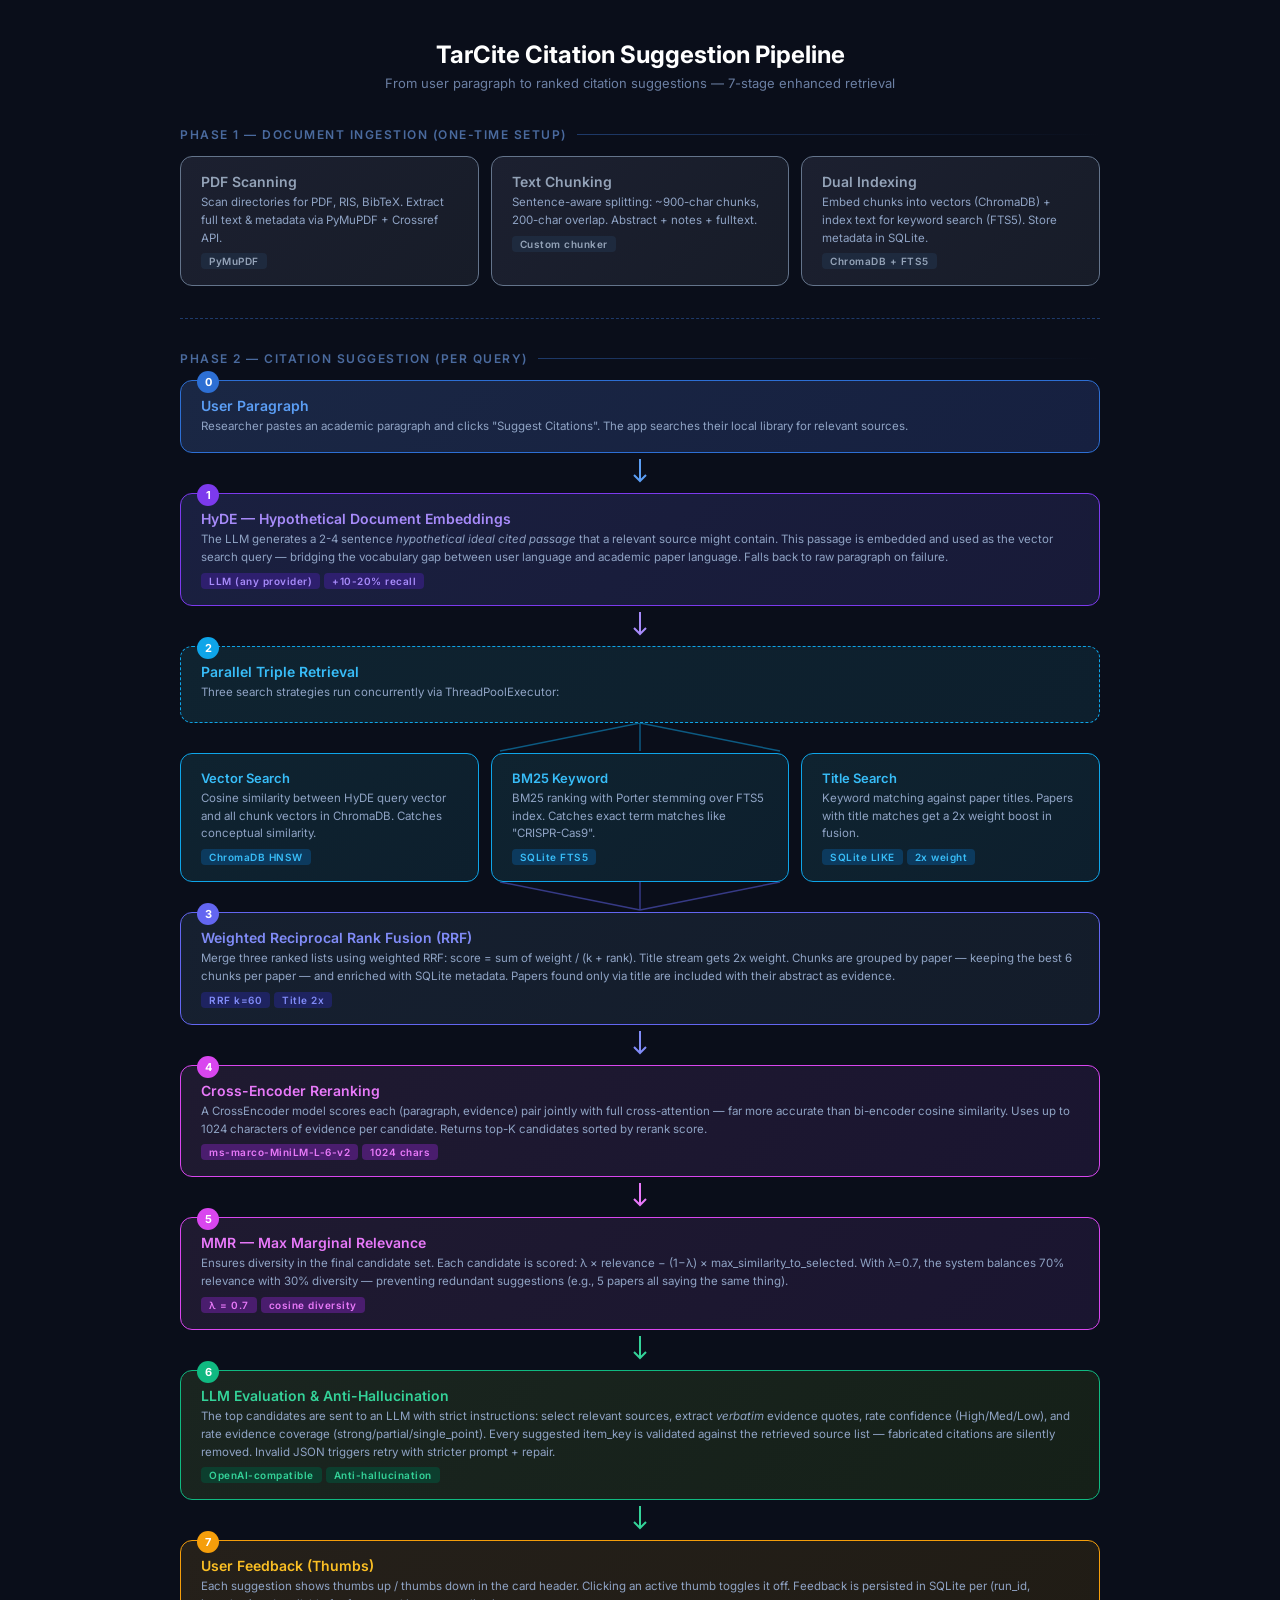
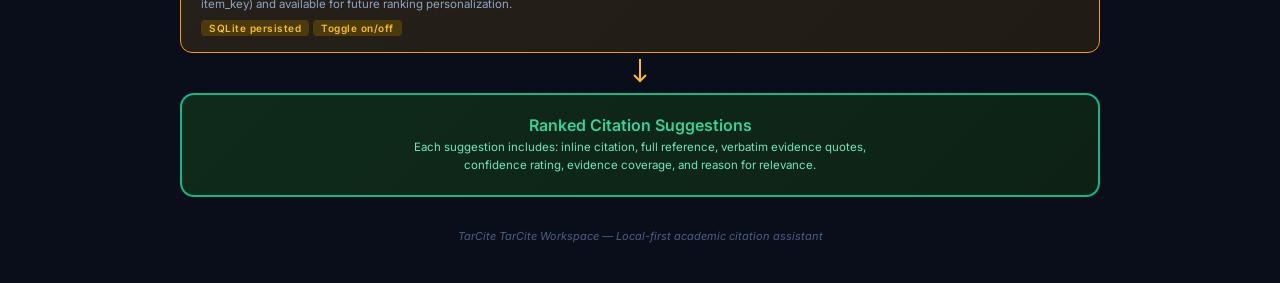
<file: docs/pipeline-diagram.html>
<!DOCTYPE html>
<html lang="en">
<head>
<meta charset="UTF-8">
<meta name="viewport" content="width=device-width, initial-scale=1.0">
<title>TarCite Citation Suggestion Pipeline</title>
<style>
  @import url('https://fonts.googleapis.com/css2?family=Inter:wght@400;500;600;700&display=swap');

  * { margin: 0; padding: 0; box-sizing: border-box; }

  body {
    font-family: 'Inter', system-ui, sans-serif;
    background: #0a0e1a;
    color: #e0e6f0;
    padding: 40px 20px;
    min-height: 100vh;
  }

  .container {
    max-width: 920px;
    margin: 0 auto;
  }

  h1 {
    text-align: center;
    font-size: 24px;
    font-weight: 700;
    color: #fff;
    margin-bottom: 6px;
  }
  .subtitle {
    text-align: center;
    font-size: 13px;
    color: #6b7fa3;
    margin-bottom: 36px;
  }

  /* ── Phase labels ── */
  .phase-label {
    display: flex;
    align-items: center;
    gap: 10px;
    margin: 28px 0 14px 0;
    font-size: 12px;
    font-weight: 600;
    text-transform: uppercase;
    letter-spacing: 1.5px;
    color: #4a6a9e;
  }
  .phase-label::after {
    content: '';
    flex: 1;
    height: 1px;
    background: linear-gradient(90deg, #1e3a6a, transparent);
  }

  /* ── Nodes ── */
  .node {
    position: relative;
    border-radius: 12px;
    padding: 16px 20px;
    margin-bottom: 0;
    border: 1px solid;
  }

  .node-title {
    font-size: 14px;
    font-weight: 600;
    margin-bottom: 4px;
  }
  .node-desc {
    font-size: 11.5px;
    line-height: 1.55;
    color: #8fa3c4;
  }
  .node-tech {
    display: inline-block;
    margin-top: 6px;
    padding: 2px 8px;
    border-radius: 4px;
    font-size: 10px;
    font-weight: 600;
    letter-spacing: 0.5px;
  }

  /* ── Arrow connector ── */
  .arrow {
    display: flex;
    justify-content: center;
    padding: 6px 0;
  }
  .arrow svg { display: block; }

  /* ── Color themes per stage type ── */
  .stage-user {
    background: linear-gradient(135deg, #1a2744, #162040);
    border-color: #2d6fd4;
  }
  .stage-user .node-title { color: #5b9ef5; }
  .stage-user .node-tech { background: #1b3a6e; color: #5b9ef5; }

  .stage-hyde {
    background: linear-gradient(135deg, #1a2040, #181a38);
    border-color: #7c3aed;
  }
  .stage-hyde .node-title { color: #a78bfa; }
  .stage-hyde .node-tech { background: #2e1f6e; color: #a78bfa; }

  .stage-retrieval {
    background: linear-gradient(135deg, #0f2330, #0d1f2d);
    border-color: #0ea5e9;
  }
  .stage-retrieval .node-title { color: #38bdf8; }
  .stage-retrieval .node-tech { background: #0c3a5e; color: #38bdf8; }

  .stage-merge {
    background: linear-gradient(135deg, #162030, #131c2a);
    border-color: #6366f1;
  }
  .stage-merge .node-title { color: #818cf8; }
  .stage-merge .node-tech { background: #1e2360; color: #818cf8; }

  .stage-rerank {
    background: linear-gradient(135deg, #1f1a30, #1a1530);
    border-color: #d946ef;
  }
  .stage-rerank .node-title { color: #e879f9; }
  .stage-rerank .node-tech { background: #4a1d6e; color: #e879f9; }

  .stage-llm {
    background: linear-gradient(135deg, #1a2520, #152018);
    border-color: #10b981;
  }
  .stage-llm .node-title { color: #34d399; }
  .stage-llm .node-tech { background: #0c3e2e; color: #34d399; }

  .stage-feedback {
    background: linear-gradient(135deg, #25201a, #201c15);
    border-color: #f59e0b;
  }
  .stage-feedback .node-title { color: #fbbf24; }
  .stage-feedback .node-tech { background: #4a3a0c; color: #fbbf24; }

  .stage-ingest {
    background: linear-gradient(135deg, #1c2030, #171c28);
    border-color: #64748b;
  }
  .stage-ingest .node-title { color: #94a3b8; }
  .stage-ingest .node-tech { background: #1e2a3e; color: #94a3b8; }

  /* ── Parallel row ── */
  .parallel-row {
    display: grid;
    grid-template-columns: 1fr 1fr 1fr;
    gap: 12px;
  }
  .parallel-row .node { margin-bottom: 0; }

  /* ── Fan-in / fan-out lines ── */
  .fan-out, .fan-in {
    display: flex;
    justify-content: center;
  }
  .fan-out svg, .fan-in svg { display: block; }

  /* ── Result ── */
  .result-node {
    background: linear-gradient(135deg, #0f2a1a, #0d2215);
    border: 2px solid #10b981;
    border-radius: 14px;
    padding: 20px;
    text-align: center;
  }
  .result-node .node-title {
    font-size: 16px;
    color: #34d399;
  }
  .result-node .node-desc {
    color: #6ee7b7;
  }

  /* ── Ingestion row ── */
  .ingest-row {
    display: grid;
    grid-template-columns: 1fr 1fr 1fr;
    gap: 12px;
    margin-bottom: 0;
  }

  /* ── Number badge ── */
  .stage-num {
    position: absolute;
    top: -10px;
    left: 16px;
    width: 22px;
    height: 22px;
    border-radius: 50%;
    display: flex;
    align-items: center;
    justify-content: center;
    font-size: 11px;
    font-weight: 700;
    color: #fff;
  }
  .stage-user .stage-num { background: #2d6fd4; }
  .stage-hyde .stage-num { background: #7c3aed; }
  .stage-retrieval .stage-num { background: #0ea5e9; }
  .stage-merge .stage-num { background: #6366f1; }
  .stage-rerank .stage-num { background: #d946ef; }
  .stage-llm .stage-num { background: #10b981; }
  .stage-feedback .stage-num { background: #f59e0b; }

  .divider {
    border: none;
    border-top: 1px dashed #1e3a6a;
    margin: 32px 0;
  }

  .note {
    font-size: 11px;
    color: #4a5f82;
    text-align: center;
    margin-top: 8px;
    font-style: italic;
  }
</style>
</head>
<body>
<div class="container">

  <h1>TarCite Citation Suggestion Pipeline</h1>
  <p class="subtitle">From user paragraph to ranked citation suggestions — 7-stage enhanced retrieval</p>

  <!-- ══════ PHASE 1: INGESTION ══════ -->
  <div class="phase-label">Phase 1 — Document Ingestion (one-time setup)</div>

  <div class="ingest-row">
    <div class="node stage-ingest">
      <div class="node-title">PDF Scanning</div>
      <div class="node-desc">Scan directories for PDF, RIS, BibTeX. Extract full text &amp; metadata via PyMuPDF + Crossref API.</div>
      <span class="node-tech">PyMuPDF</span>
    </div>
    <div class="node stage-ingest">
      <div class="node-title">Text Chunking</div>
      <div class="node-desc">Sentence-aware splitting: ~900-char chunks, 200-char overlap. Abstract + notes + fulltext.</div>
      <span class="node-tech">Custom chunker</span>
    </div>
    <div class="node stage-ingest">
      <div class="node-title">Dual Indexing</div>
      <div class="node-desc">Embed chunks into vectors (ChromaDB) + index text for keyword search (FTS5). Store metadata in SQLite.</div>
      <span class="node-tech">ChromaDB + FTS5</span>
    </div>
  </div>

  <hr class="divider">

  <!-- ══════ PHASE 2: QUERY PIPELINE ══════ -->
  <div class="phase-label">Phase 2 — Citation Suggestion (per query)</div>

  <!-- STAGE 0: User Input -->
  <div class="node stage-user">
    <div class="stage-num">0</div>
    <div class="node-title">User Paragraph</div>
    <div class="node-desc">Researcher pastes an academic paragraph and clicks "Suggest Citations". The app searches their local library for relevant sources.</div>
  </div>

  <div class="arrow"><svg width="20" height="28"><path d="M10 0 L10 22 M4 16 L10 22 L16 16" stroke="#5b9ef5" stroke-width="2" fill="none"/></svg></div>

  <!-- STAGE 1: HyDE -->
  <div class="node stage-hyde">
    <div class="stage-num">1</div>
    <div class="node-title">HyDE — Hypothetical Document Embeddings</div>
    <div class="node-desc">The LLM generates a 2-4 sentence <em>hypothetical ideal cited passage</em> that a relevant source might contain. This passage is embedded and used as the vector search query — bridging the vocabulary gap between user language and academic paper language. Falls back to raw paragraph on failure.</div>
    <span class="node-tech">LLM (any provider)</span>
    <span class="node-tech">+10-20% recall</span>
  </div>

  <div class="arrow"><svg width="20" height="28"><path d="M10 0 L10 22 M4 16 L10 22 L16 16" stroke="#a78bfa" stroke-width="2" fill="none"/></svg></div>

  <!-- STAGE 2: Parallel Retrieval -->
  <div class="node stage-retrieval" style="padding-bottom:8px; border-style:dashed;">
    <div class="stage-num">2</div>
    <div class="node-title">Parallel Triple Retrieval</div>
    <div class="node-desc" style="margin-bottom:12px;">Three search strategies run concurrently via ThreadPoolExecutor:</div>
  </div>

  <div class="fan-out"><svg width="400" height="30"><path d="M200 0 L60 28 M200 0 L200 28 M200 0 L340 28" stroke="#0ea5e9" stroke-width="1.5" fill="none" opacity="0.5"/></svg></div>

  <div class="parallel-row">
    <div class="node stage-retrieval">
      <div class="node-title" style="font-size:13px;">Vector Search</div>
      <div class="node-desc">Cosine similarity between HyDE query vector and all chunk vectors in ChromaDB. Catches conceptual similarity.</div>
      <span class="node-tech">ChromaDB HNSW</span>
    </div>
    <div class="node stage-retrieval">
      <div class="node-title" style="font-size:13px;">BM25 Keyword</div>
      <div class="node-desc">BM25 ranking with Porter stemming over FTS5 index. Catches exact term matches like "CRISPR-Cas9".</div>
      <span class="node-tech">SQLite FTS5</span>
    </div>
    <div class="node stage-retrieval">
      <div class="node-title" style="font-size:13px;">Title Search</div>
      <div class="node-desc">Keyword matching against paper titles. Papers with title matches get a 2x weight boost in fusion.</div>
      <span class="node-tech">SQLite LIKE</span>
      <span class="node-tech">2x weight</span>
    </div>
  </div>

  <div class="fan-in"><svg width="400" height="30"><path d="M60 0 L200 28 M200 0 L200 28 M340 0 L200 28" stroke="#6366f1" stroke-width="1.5" fill="none" opacity="0.5"/></svg></div>

  <!-- STAGE 3: RRF Fusion -->
  <div class="node stage-merge">
    <div class="stage-num">3</div>
    <div class="node-title">Weighted Reciprocal Rank Fusion (RRF)</div>
    <div class="node-desc">Merge three ranked lists using weighted RRF: score = sum of weight / (k + rank). Title stream gets 2x weight. Chunks are grouped by paper — keeping the best 6 chunks per paper — and enriched with SQLite metadata. Papers found only via title are included with their abstract as evidence.</div>
    <span class="node-tech">RRF k=60</span>
    <span class="node-tech">Title 2x</span>
  </div>

  <div class="arrow"><svg width="20" height="28"><path d="M10 0 L10 22 M4 16 L10 22 L16 16" stroke="#818cf8" stroke-width="2" fill="none"/></svg></div>

  <!-- STAGE 4: Cross-Encoder -->
  <div class="node stage-rerank">
    <div class="stage-num">4</div>
    <div class="node-title">Cross-Encoder Reranking</div>
    <div class="node-desc">A CrossEncoder model scores each (paragraph, evidence) pair jointly with full cross-attention — far more accurate than bi-encoder cosine similarity. Uses up to 1024 characters of evidence per candidate. Returns top-K candidates sorted by rerank score.</div>
    <span class="node-tech">ms-marco-MiniLM-L-6-v2</span>
    <span class="node-tech">1024 chars</span>
  </div>

  <div class="arrow"><svg width="20" height="28"><path d="M10 0 L10 22 M4 16 L10 22 L16 16" stroke="#e879f9" stroke-width="2" fill="none"/></svg></div>

  <!-- STAGE 5: MMR -->
  <div class="node stage-rerank">
    <div class="stage-num">5</div>
    <div class="node-title">MMR — Max Marginal Relevance</div>
    <div class="node-desc">Ensures diversity in the final candidate set. Each candidate is scored: λ × relevance − (1−λ) × max_similarity_to_selected. With λ=0.7, the system balances 70% relevance with 30% diversity — preventing redundant suggestions (e.g., 5 papers all saying the same thing).</div>
    <span class="node-tech">λ = 0.7</span>
    <span class="node-tech">cosine diversity</span>
  </div>

  <div class="arrow"><svg width="20" height="28"><path d="M10 0 L10 22 M4 16 L10 22 L16 16" stroke="#34d399" stroke-width="2" fill="none"/></svg></div>

  <!-- STAGE 6: LLM Evaluation -->
  <div class="node stage-llm">
    <div class="stage-num">6</div>
    <div class="node-title">LLM Evaluation &amp; Anti-Hallucination</div>
    <div class="node-desc">The top candidates are sent to an LLM with strict instructions: select relevant sources, extract <em>verbatim</em> evidence quotes, rate confidence (High/Med/Low), and rate evidence coverage (strong/partial/single_point). Every suggested item_key is validated against the retrieved source list — fabricated citations are silently removed. Invalid JSON triggers retry with stricter prompt + repair.</div>
    <span class="node-tech">OpenAI-compatible</span>
    <span class="node-tech">Anti-hallucination</span>
  </div>

  <div class="arrow"><svg width="20" height="28"><path d="M10 0 L10 22 M4 16 L10 22 L16 16" stroke="#34d399" stroke-width="2" fill="none"/></svg></div>

  <!-- STAGE 7: Feedback -->
  <div class="node stage-feedback">
    <div class="stage-num">7</div>
    <div class="node-title">User Feedback (Thumbs)</div>
    <div class="node-desc">Each suggestion shows thumbs up / thumbs down in the card header. Clicking an active thumb toggles it off. Feedback is persisted in SQLite per (run_id, item_key) and available for future ranking personalization.</div>
    <span class="node-tech">SQLite persisted</span>
    <span class="node-tech">Toggle on/off</span>
  </div>

  <div class="arrow"><svg width="20" height="28"><path d="M10 0 L10 22 M4 16 L10 22 L16 16" stroke="#fbbf24" stroke-width="2" fill="none"/></svg></div>

  <!-- RESULT -->
  <div class="result-node">
    <div class="node-title">Ranked Citation Suggestions</div>
    <div class="node-desc" style="margin-top:4px;">Each suggestion includes: inline citation, full reference, verbatim evidence quotes,<br>confidence rating, evidence coverage, and reason for relevance.</div>
  </div>

  <p class="note" style="margin-top:32px;">TarCite TarCite Workspace — Local-first academic citation assistant</p>

</div>
</body>
</html>
</file>
